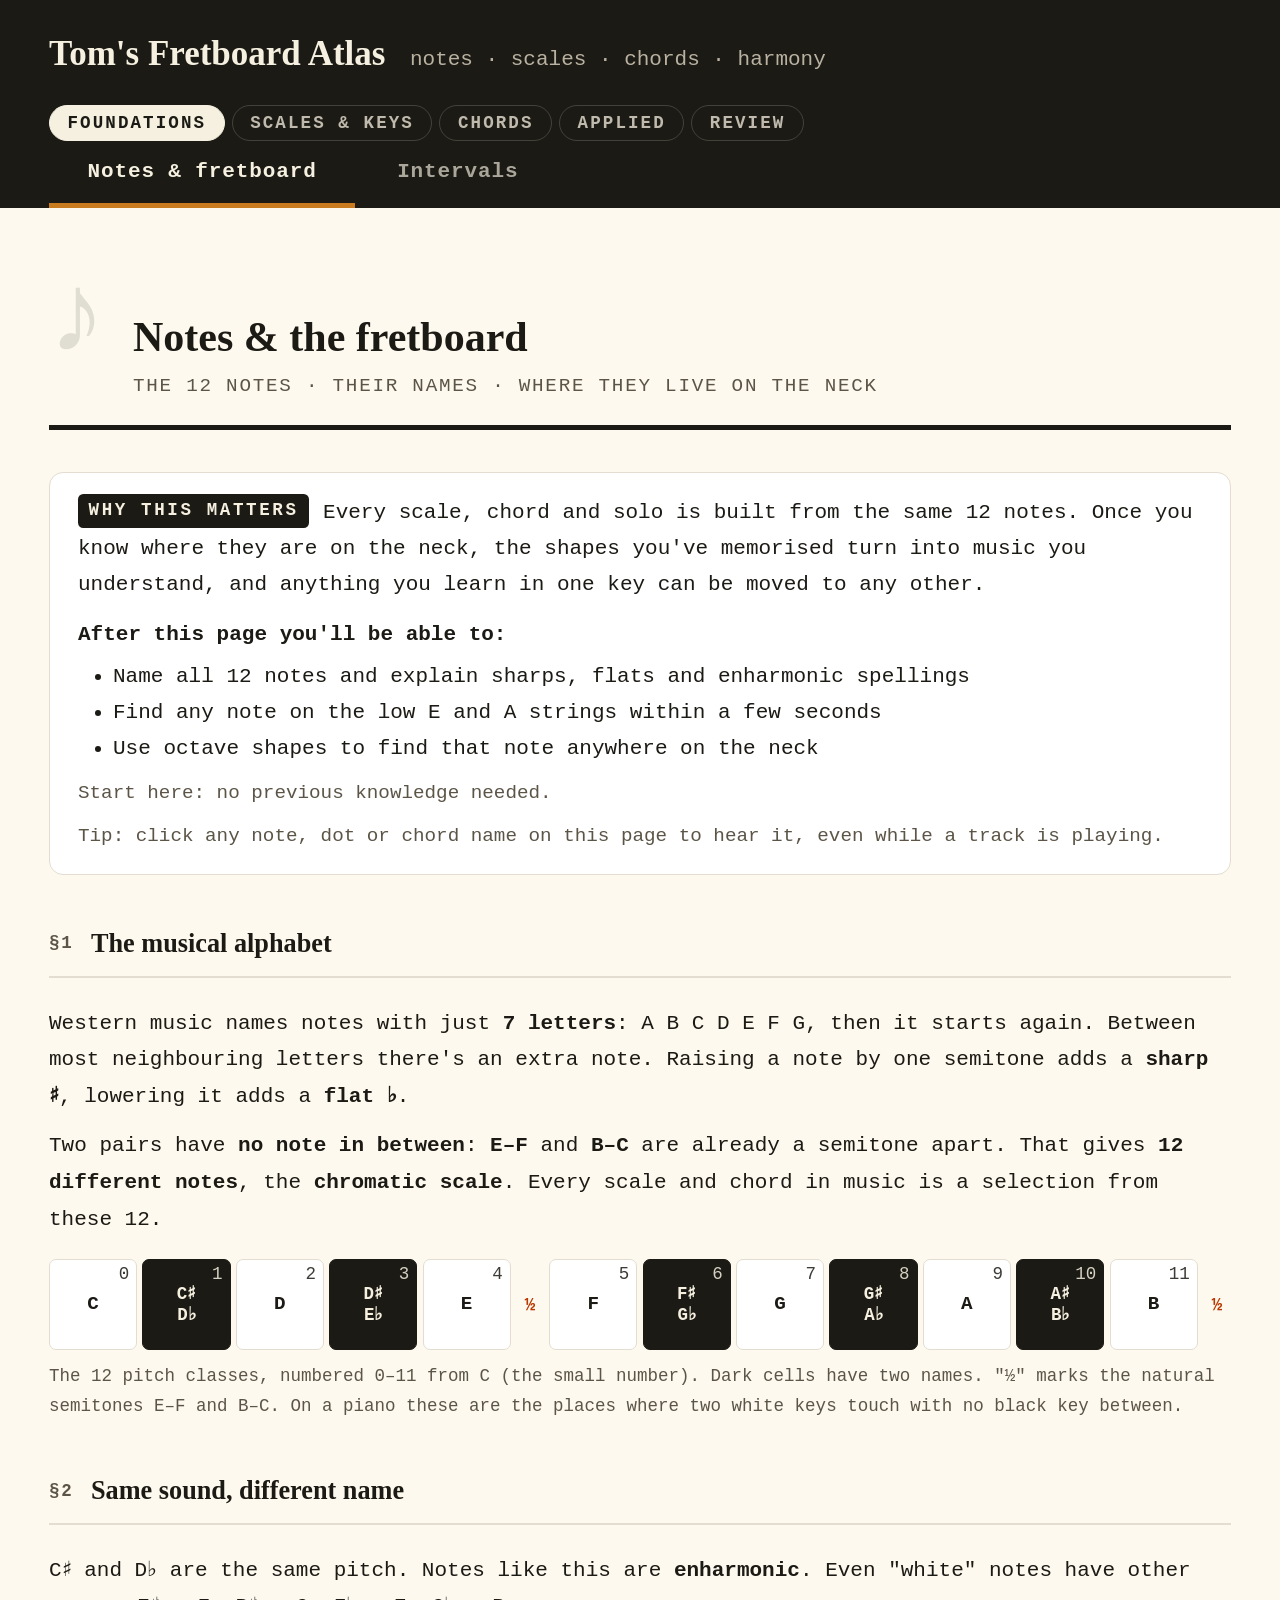
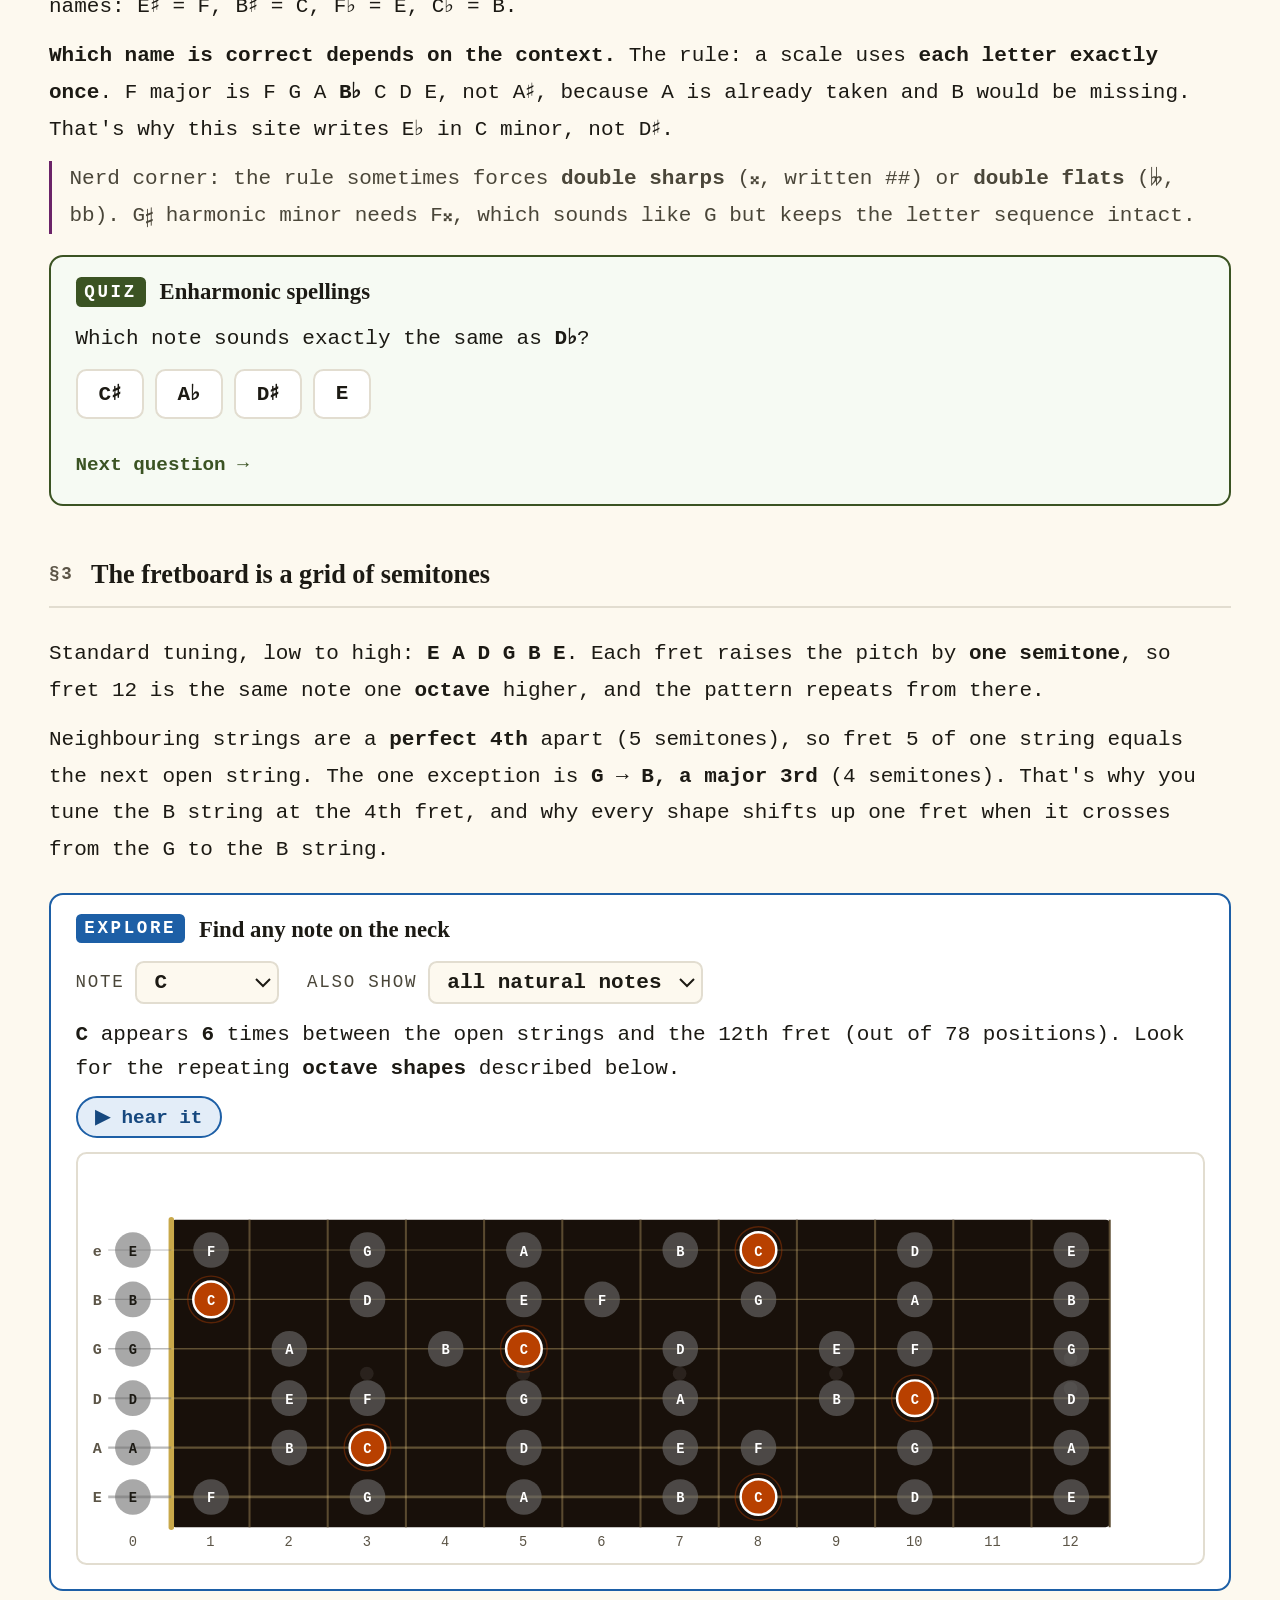
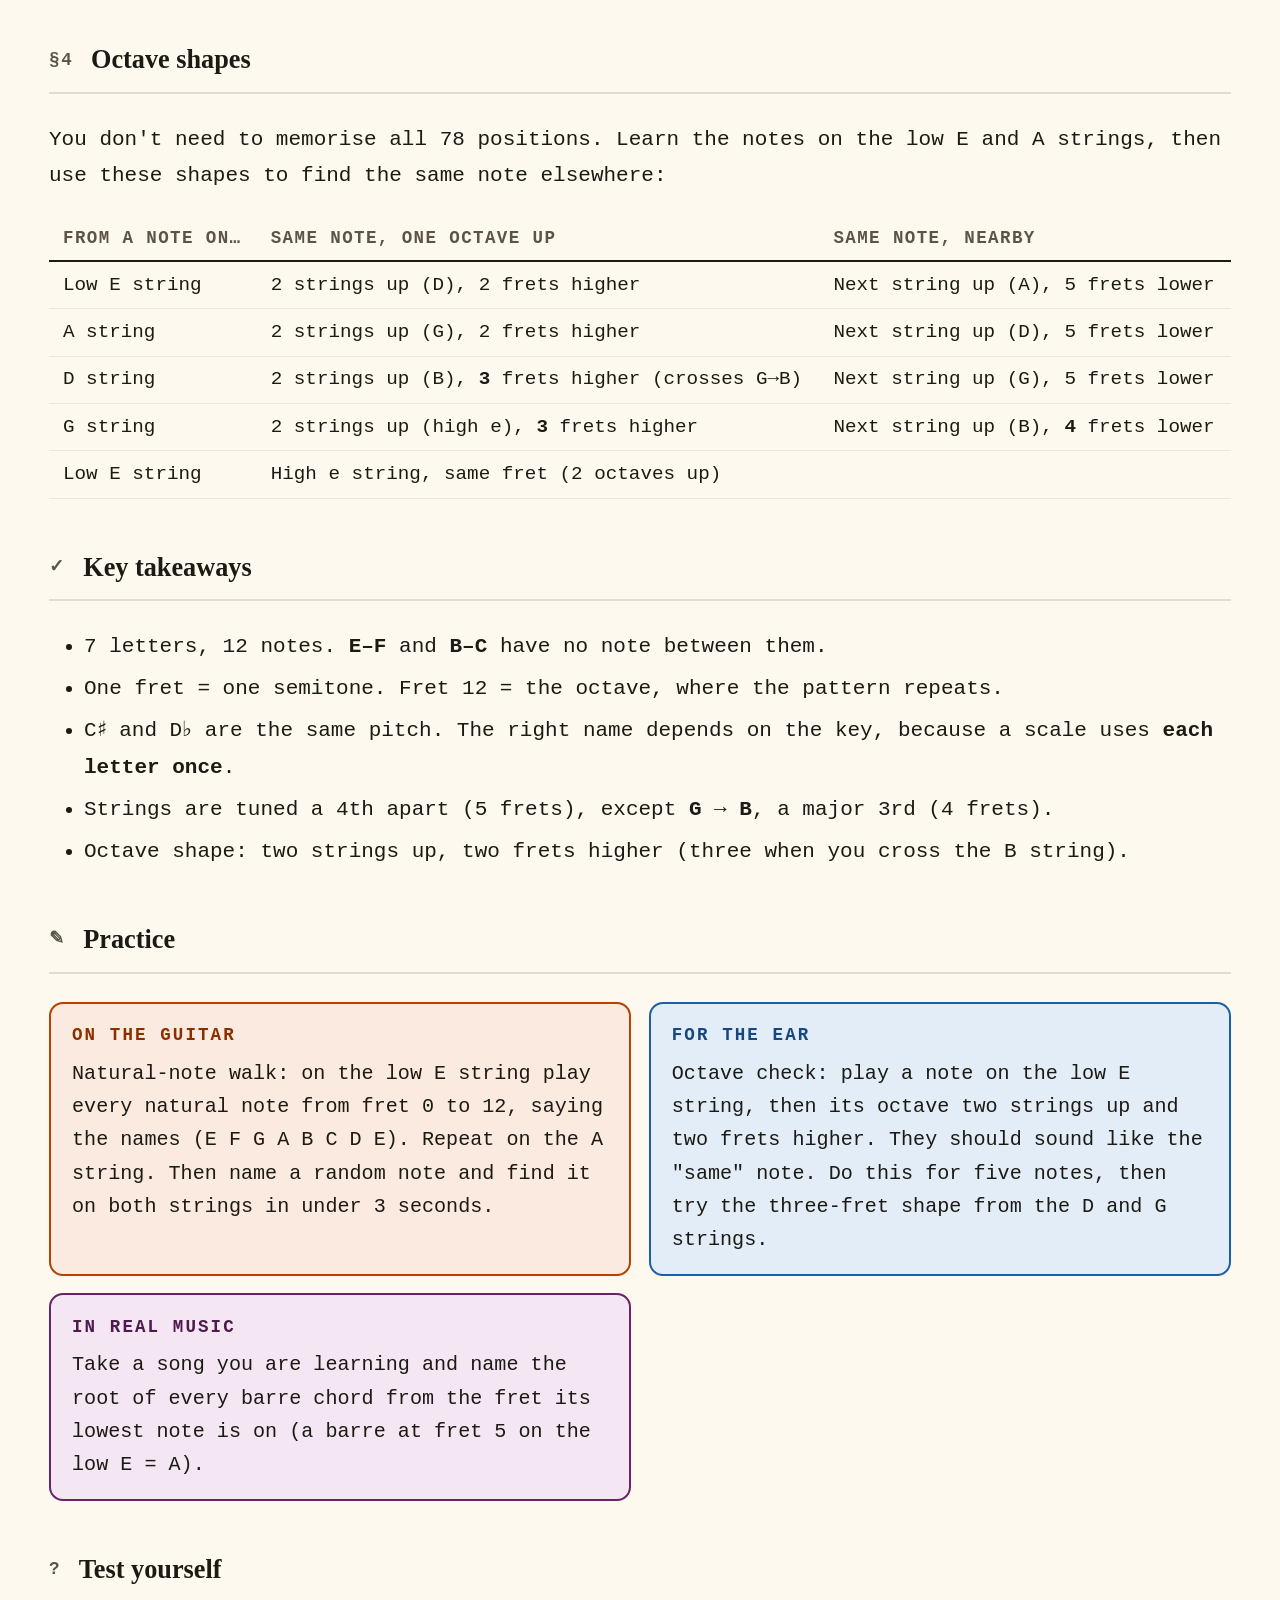
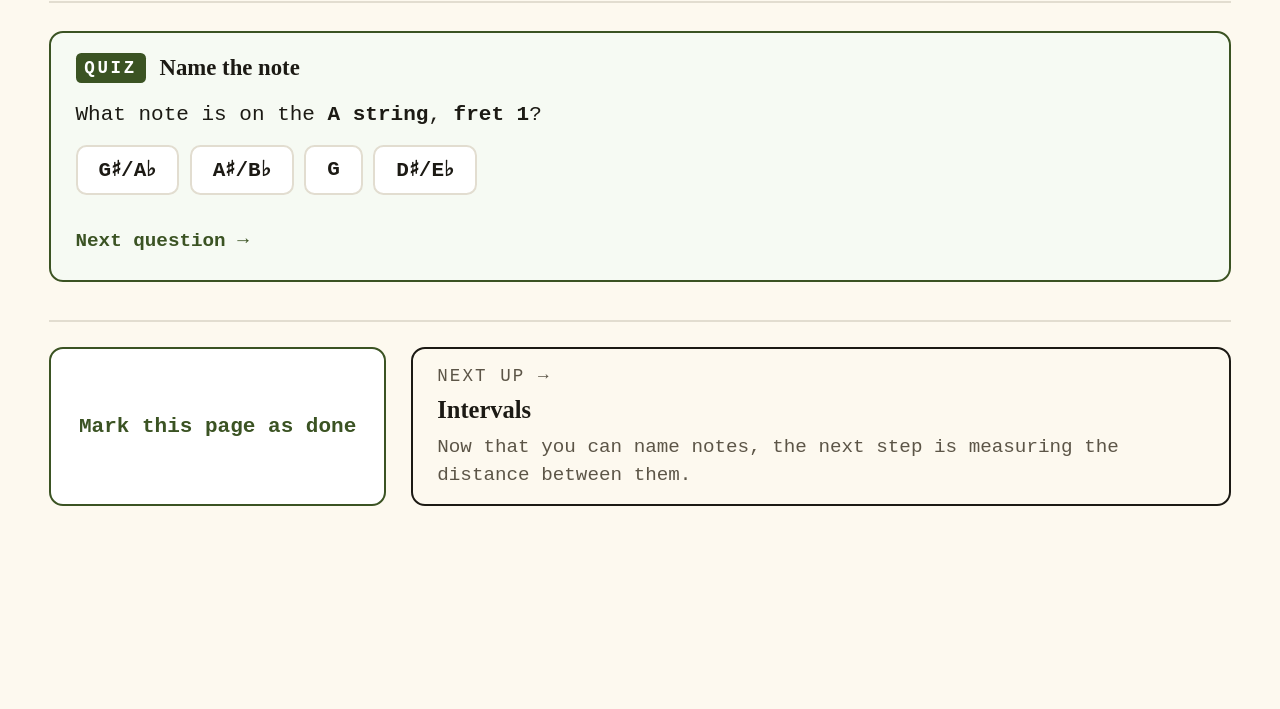
<file: index.html>
<!DOCTYPE html>
<html lang="en">
<head>
<meta charset="UTF-8">
<meta name="viewport" content="width=device-width,initial-scale=1">
<title>Tom's Fretboard Atlas</title>
<!-- Bump ?v= on every change so browsers don't mix cached and new files -->
<link rel="stylesheet" href="styles.css?v=16">
</head>
<body>
<header class="site-header">
  <div class="header-top">
    <h1>Tom's Fretboard Atlas</h1>
    <span class="sub">notes · scales · chords · harmony</span>
  </div>
  <nav class="groups" id="groups"></nav>
  <nav class="tabs" id="tabs"></nav>
</header>
<div class="page" id="content"></div>

<script src="data.js?v=16"></script>
<script src="theory.js?v=16"></script>
<script src="learn.js?v=16"></script>
<script src="engine.js?v=16"></script>
<script src="audio.js?v=16"></script>
<script src="ui.js?v=16"></script>
<script src="guide.js?v=16"></script>
<script src="pages-foundations.js?v=16"></script>
<script src="pages-scales.js?v=16"></script>
<script src="pages-chords.js?v=16"></script>
<script src="review.js?v=16"></script>
<script src="app.js?v=16"></script>
</body>
</html>
</file>
<file: styles.css>
:root{
  --bg:#fdf9ef;--surface:#f7f2e3;--ink:#1c1a14;--ink2:#4a4639;
  --faint:#e2ddd0;--faint2:#ece8da;
  --pmaj:#b84000;--pmaj-k:#8a3000;--pmaj-l:#fbeadf;
  --pmin:#6b2368;--pmin-k:#4f1a4d;--pmin-l:#f4e6f2;
  --pboth:#3b5323;
  --pblues:#1d5fa6;--pblues-k:#16487f;--pblues-l:#e3edf8;
  --mute:#5c5547;
  --qmb:#f1f6fb;--qmd:#9bbcd8;
  --qnb:#f8f4fa;--qnd:#b9add4;
  --qdb:#fdf5f3;--qdd:#d8a9a9;
}
*{box-sizing:border-box;margin:0;padding:0}
body{background:var(--bg);color:var(--ink);font-family:'Courier New',monospace;font-size:13px;line-height:1.5;zoom:1.75}
.site-header{background:var(--ink);color:#f5f0e0;padding:16px 28px 0;position:sticky;top:0;z-index:100}
.header-top{display:flex;align-items:baseline;gap:14px;margin-bottom:14px}
.site-header h1{font-family:Georgia,serif;font-size:20px;font-weight:700}
.site-header .sub{font-size:12px;color:#b9b2a2}
.tabs{display:flex;gap:2px;overflow-x:auto;scrollbar-width:none}
.tabs::-webkit-scrollbar{display:none}
.tab{background:none;border:none;color:rgba(245,240,224,0.66);font-family:'Courier New',monospace;font-size:12px;font-weight:700;letter-spacing:0.5px;padding:9px 22px 11px;cursor:pointer;border-bottom:3px solid transparent;transition:color 0.15s,border-color 0.15s;white-space:nowrap}
.tab:hover{color:rgba(245,240,224,0.8)}
.tab.active{color:#f5f0e0;border-bottom-color:#c97b20}
.page{max-width:960px;margin:0 auto;padding:0 28px 60px}

/* key section */
.key-section{margin-bottom:56px}
.key-banner{display:flex;align-items:baseline;gap:0;padding:28px 0 14px;border-bottom:3px solid var(--ink);margin-bottom:24px}
.key-letter{font-family:Georgia,serif;font-size:64px;font-weight:700;line-height:1;margin-right:16px;opacity:0.12;user-select:none}
.key-info{display:flex;flex-direction:column;gap:2px}
.key-name{font-family:Georgia,serif;font-size:24px;font-weight:700}
.key-sub{font-size:11px;color:var(--mute);letter-spacing:1px;text-transform:uppercase}

/* section headers */
.sh{display:flex;align-items:center;gap:10px;margin:28px 0 16px;padding-bottom:7px;border-bottom:1.5px solid var(--faint)}
.sh:first-of-type{margin-top:0}
.sn{font-size:10px;color:var(--mute);font-weight:700;letter-spacing:1px}
.st{font-family:Georgia,serif;font-size:15px;font-weight:700}
.sl{font-size:10px;letter-spacing:1.5px;text-transform:uppercase;color:var(--mute);margin-bottom:6px}
hr.dv{border:none;border-top:1px solid var(--faint);margin:18px 0}

/* scale row */
.srow{display:flex;align-items:center}
.sn2{width:54px;text-align:center}
.sn2 .dg{font-size:10px;color:var(--mute);display:block;margin-bottom:2px}
.sn2 .nc{display:inline-flex;align-items:center;justify-content:center;width:36px;height:36px;border-radius:50%;font-size:12px;font-weight:700;border:2px solid var(--faint);background:var(--surface)}
.sc{flex:1;height:2px;background:var(--faint);position:relative;top:7px}
.irow{display:flex;margin-top:3px}
.ic{width:54px}.im{flex:1;text-align:center;font-size:10px;font-weight:700}
.im.t{color:var(--mute)}.im.s{color:#b8341c}

.qs{font-size:10px;color:var(--mute)}

/* tertian */
.tt{width:100%;border-collapse:collapse;font-size:11px}
.tt th{font-size:10px;text-transform:uppercase;letter-spacing:1px;color:var(--mute);padding:3px 5px;text-align:center;border-bottom:1.5px solid var(--ink)}
.tt td{padding:4px 5px;text-align:center;border-bottom:1px solid var(--faint2);font-weight:700}
.tt .dc{font-size:10px;color:var(--mute);font-weight:400}.tt .rc{font-style:italic;font-size:10px;color:var(--mute);font-weight:400}
.tt .rm{background:rgba(26,82,145,0.06)}.tt .rn{background:rgba(92,45,139,0.04)}.tt .rd{background:rgba(139,26,26,0.04)}

/* cycle */
.cywrap{display:flex;justify-content:center;margin:4px 0}

/* chords */
.cgtitle{font-family:Georgia,serif;font-size:13px;font-weight:700;margin-bottom:8px;display:flex;align-items:center;gap:7px}
.cgtag{font-size:10px;color:var(--mute);font-style:italic}
.cpair{display:flex;gap:14px;flex-wrap:wrap}
.citem{text-align:center}
.citemsub{font-size:10px;color:var(--mute);margin-bottom:4px}

/* chord sheet: 7-column progression grid, scrolls sideways on narrow screens */
.prog-wrap{overflow-x:auto;padding-bottom:4px}
.prog-grid{display:grid;grid-template-columns:repeat(7,minmax(104px,1fr));gap:10px;min-width:778px}
.prog-empty{display:flex;align-items:center;justify-content:center;border:1px dashed var(--faint);border-radius:6px;font-size:10px;color:var(--mute);min-height:120px}
.prog-arrow{text-align:center;font-size:10px;color:var(--mute);min-height:14px}

/* pentatonic overlay — colours match PENT_COL in engine.js */
.pent-btns{display:flex;gap:10px;margin-bottom:12px;flex-wrap:wrap}
.pent-btn{display:flex;align-items:center;gap:8px;padding:8px 16px;border:2px solid var(--pc);background:var(--pl);border-radius:6px;cursor:pointer;font-family:'Courier New',monospace;font-size:12px;font-weight:700;color:var(--pk);transition:opacity 0.15s}
/* switched off: still readable, shown as an outline with "off" */
.pent-btn[aria-pressed="false"]{background:transparent;border-style:dashed;color:var(--mute)}
.pent-btn[aria-pressed="false"] .sw{background:transparent;box-shadow:inset 0 0 0 2px var(--pc)}
.pent-btn[aria-pressed="false"]::after{content:'· off';font-weight:400}
.pent-legend{display:flex;gap:18px;margin-bottom:10px;font-size:11px;flex-wrap:wrap}
.pent-legend>span{display:flex;align-items:center;gap:5px}
.pent-btns .sw,.pent-legend .sw{display:inline-block;width:12px;height:12px;border-radius:50%;background:var(--pc)}
.pent-btn.maj,.pent-legend .maj{--pc:var(--pmaj);--pl:var(--pmaj-l);--pk:var(--pmaj-k)}
.pent-btn.min,.pent-legend .min{--pc:var(--pmin);--pl:var(--pmin-l);--pk:var(--pmin-k)}
.pent-btn.both,.pent-legend .both{--pc:var(--pboth)}
.pent-btn.blues,.pent-legend .blues{--pc:var(--pblues);--pl:var(--pblues-l);--pk:var(--pblues-k)}
.fb-wrap{border:1.5px solid var(--faint);border-radius:6px;overflow-x:auto}

/* comparison */
.ct{width:100%;border-collapse:collapse;font-size:11px}
.ct th{padding:5px 9px;text-align:left;border-bottom:1.5px solid var(--ink);font-size:10px;letter-spacing:0.5px;text-transform:uppercase;color:var(--mute)}
.ct th:first-child{text-align:center;width:50px}
.ct td{padding:5px 9px;border-bottom:1px solid var(--faint2);vertical-align:middle}
.ct .cdeg{text-align:center;font-weight:700}
.insight{background:white;border-left:3px solid var(--ink);padding:10px 14px;border-radius:0 4px 4px 0;margin-top:12px}
.insight-t{font-weight:700;font-size:10px;letter-spacing:0.5px;text-transform:uppercase;color:var(--mute);margin-bottom:3px}
.insight-b{font-size:11px;color:var(--ink2);line-height:1.7}
.legend{display:flex;gap:12px;flex-wrap:wrap;font-size:11px;padding-top:10px;border-top:1px solid var(--faint);margin-top:14px}
.li{display:flex;align-items:center;gap:3px}
.tir{display:flex;align-items:flex-start;margin-top:8px}
.tir .sp{flex:1}.tir .es{width:54px;flex-shrink:0}
.tri-slot{width:54px;flex-shrink:0;border:1.5px solid;border-radius:4px;padding:4px 2px 3px;text-align:center}
.tri-slot.maj{background:var(--qmb);border-color:var(--qmd)}.tri-slot.min{background:var(--qnb);border-color:var(--qnd)}.tri-slot.dim{background:var(--qdb);border-color:var(--qdd)}
.tri-slot .tn{font-size:10px;font-weight:700;margin-bottom:2px;line-height:1.2}
.tri-slot.maj .tn{color:#1d5fa6}.tri-slot.min .tn{color:#6b2368}.tri-slot.dim .tn{color:#9c2a10}
.tri-slot .tns{font-size:10px;line-height:1.4;margin-bottom:2px}
.tri-slot .trm{font-size:10px;font-style:italic;border-top:1px solid rgba(0,0,0,0.09);padding-top:2px}
.tri-slot.maj .trm{color:#1d5fa6}.tri-slot.min .trm{color:#6b2368}.tri-slot.dim .trm{color:#9c2a10}
.tick-row{display:flex;margin-top:0}
.tick{width:54px;flex-shrink:0;display:flex;justify-content:center}
.tick-line{width:1px;height:7px;background:var(--faint)}
.tick-sp{flex:1}
.theory-bottom{display:grid;grid-template-columns:1fr 190px;gap:22px;align-items:start;margin-top:4px}
@media(max-width:680px){.theory-bottom{grid-template-columns:1fr}}

/* "Learn" boxes next to each diagram on the Blues pages */
.learn{background:#fffdf6;border:1px solid var(--faint);border-left:3px solid var(--pmaj);border-radius:0 6px 6px 0;margin:10px 0 14px;max-width:760px}
.learn-h{padding:8px 12px 2px;font-family:Georgia,serif;font-size:12px;font-weight:700}
.learn-tag{display:inline-block;font-family:'Courier New',monospace;font-size:10px;letter-spacing:1.5px;text-transform:uppercase;background:var(--pmaj);color:white;border-radius:3px;padding:1px 5px;margin-right:8px;vertical-align:2px}
.learn-b{padding:0 14px 10px;font-size:11px;line-height:1.7;color:var(--ink2)}
.learn-b p{margin:6px 0}
.learn-b ul{margin:6px 0 6px 18px}
.learn-b code{background:var(--surface);padding:0 3px;border-radius:2px}
.learn-big{font-weight:700;letter-spacing:1px;color:var(--ink)}
.learn-try{background:var(--pmaj-l);border-radius:4px;padding:6px 10px}

/* scale + triad rows are fixed-width columns: scroll sideways inside the page if they don't fit */
.scale-wrap{overflow-x:auto}
.scale-inner{min-width:440px}

/* phones: smaller zoom, tighter gutters, header/tabs that fit */
@media(max-width:700px){
  body{zoom:1.2}
  .site-header{padding:12px 16px 0}
  .header-top{flex-wrap:wrap;gap:2px 10px;margin-bottom:8px}
  .site-header h1{font-size:18px}
  .tab{padding:8px 12px 10px}
  .page{padding:0 16px 48px}
  .key-letter{font-size:44px;margin-right:10px}
  .key-name{font-size:20px}
  .learn-b ul{margin-left:14px}
}

/* ── Navigation: group row + page row ───────────────────────────────────── */
.groups{display:flex;gap:4px;overflow-x:auto;scrollbar-width:none;margin-bottom:2px}
.groups::-webkit-scrollbar{display:none}
.group{background:none;border:1px solid rgba(245,240,224,0.18);color:rgba(245,240,224,0.75);font-family:'Courier New',monospace;font-size:10px;font-weight:700;letter-spacing:1.2px;text-transform:uppercase;padding:4px 10px;border-radius:12px;cursor:pointer;white-space:nowrap}
.group:hover{color:#f5f0e0}
.group.active{background:#f5f0e0;color:var(--ink);border-color:#f5f0e0}

/* ── Theory pages ───────────────────────────────────────────────────────── */
.prose{font-size:12px;line-height:1.75;max-width:780px;margin-bottom:12px}
.prose p{margin:7px 0}
.prose ul{margin:6px 0 6px 20px}
.prose li{margin:3px 0}
.prose .big,.big{font-weight:700;letter-spacing:1px;font-size:13px}
.prose .cap,.cap{font-size:10px;color:var(--mute);margin:6px 0}
.prose .nerd{border-left:2px solid var(--pmin);padding-left:10px;color:var(--ink2)}
.prose .callout{background:var(--pmin-l);border-radius:6px;padding:10px 14px}
.tbl-wrap{overflow-x:auto;margin:8px 0 16px}
table.ref{border-collapse:collapse;font-size:11px;min-width:100%}
table.ref th{text-align:left;font-size:10px;letter-spacing:0.8px;text-transform:uppercase;color:var(--mute);padding:5px 8px;border-bottom:1.5px solid var(--ink);white-space:nowrap}
table.ref td{padding:5px 8px;border-bottom:1px solid var(--faint2);vertical-align:top}
table.ref.vl tr.hot td{background:#fde8e0}
.chr-wrap{overflow-x:auto;margin:6px 0}
.chr-row{display:flex;gap:3px;min-width:560px}
.chr{flex:1;min-height:52px;border:1px solid var(--faint);border-radius:4px;background:white;display:flex;flex-direction:column;align-items:center;justify-content:center;font-size:11px;font-weight:700;text-align:center;line-height:1.2;position:relative}
.chr.blk{background:var(--ink);color:#f5f0e0;font-size:10px;border-color:var(--ink)}
.chr-pc{position:absolute;top:2px;right:4px;font-size:10px;font-weight:400;opacity:0.85}
.chr-gap{width:16px;display:flex;align-items:center;justify-content:center;font-size:10px;font-weight:700;color:#b83800}
.chips{display:flex;flex-wrap:wrap;gap:6px;margin:10px 0 4px}
.chip{display:flex;flex-direction:column;align-items:center;gap:2px}
.chip-n{display:inline-flex;align-items:center;justify-content:center;min-width:38px;height:38px;padding:0 6px;border-radius:19px;border:2px solid var(--faint);background:white;font-weight:700;font-size:12px}
.chip.hl .chip-n{box-shadow:0 0 0 3px #fde0cf}
.chip-u{font-size:10px;color:var(--mute)}
.steps{display:flex;gap:6px;margin:2px 0 12px;padding-left:22px;flex-wrap:wrap}
.step{font-size:10px;font-weight:700;min-width:38px;text-align:center}
.step.w{color:var(--mute)}.step.h{color:#b8341c}.step.x{color:var(--pmin)}

/* explorers */
.explorer{border:1.5px solid var(--pblues);border-radius:8px;background:white;padding:10px 14px 14px;margin:14px 0 18px}
.ex-h{font-family:Georgia,serif;font-weight:700;font-size:13px;margin-bottom:8px}
.ex-tag{background:var(--pblues)}
.ex-ctls{display:flex;flex-wrap:wrap;gap:8px 16px;margin-bottom:8px}
.ctl{display:flex;align-items:center;gap:6px;font-size:10px;text-transform:uppercase;letter-spacing:1px;color:var(--ink2)}
.ctl select{font-family:'Courier New',monospace;font-size:12px;font-weight:700;padding:4px 6px;border:1.5px solid var(--faint);border-radius:5px;background:var(--bg);color:var(--ink)}
.ex-sum{font-size:12px;margin:6px 0 4px;line-height:1.6}
.ex-list{font-size:11px;line-height:1.7;margin:6px 0 8px 18px}
.ex-out .fb-wrap{margin-top:6px}
.dim{color:var(--mute);font-size:10px}
.cb-row{display:flex;flex-wrap:wrap;gap:18px;align-items:flex-start;margin:6px 0}
.cb-text{flex:1;min-width:220px;font-size:11px}
.func{text-align:center;font-size:10px;font-weight:700;letter-spacing:0.8px;text-transform:uppercase}
.arrow-big{align-self:center;font-size:26px;color:var(--mute)}
.prog-seq{display:flex;flex-wrap:wrap;gap:6px;margin:8px 0 12px}
.ps{display:flex;flex-direction:column;align-items:center;border:1px solid var(--faint);border-radius:6px;padding:4px 10px;background:var(--bg);font-size:12px}
.ps span{font-size:10px;color:var(--mute);font-style:italic}
.cof-row{display:flex;flex-wrap:wrap;gap:18px;align-items:center}
.cof-wrap{flex:0 0 auto;width:min(340px,100%)}
.cof{width:100%;display:block}
.cof-info{flex:1;min-width:220px;font-size:11px;line-height:1.7}

/* quizzes */
.quiz{border:1.5px solid var(--pboth);border-radius:8px;padding:10px 14px 12px;margin:12px 0 16px;background:#f6faf3;max-width:780px}
.quiz-h{font-family:Georgia,serif;font-weight:700;font-size:13px;display:flex;align-items:center;gap:0}
.quiz-tag{background:var(--pboth)}
.quiz-score{margin-left:auto;font-family:'Courier New',monospace;font-size:11px;color:var(--mute)}
.quiz-q{font-size:12px;margin:8px 0}
.quiz-opts{display:flex;flex-wrap:wrap;gap:6px}
.quiz-opt{font-family:'Courier New',monospace;font-size:12px;font-weight:700;padding:6px 12px;border:1.5px solid var(--faint);border-radius:6px;background:white;color:var(--ink);cursor:pointer}
.quiz-opt:hover:not(:disabled){border-color:var(--pboth)}
.quiz-opt.right{background:#dff0d8;border-color:var(--pboth)}
.quiz-opt.wrong{background:#f8dcd6;border-color:#b8341c}
/* not colour alone: ✓ / ✗ marks */
.quiz-opt.right::before{content:'✓ '}.quiz-opt.wrong::before{content:'✗ '}
.quiz-opt:disabled{cursor:default;color:var(--ink)}
.quiz-fb{font-size:11px;margin:8px 0 4px;line-height:1.6;min-height:4px}
.quiz-next{font-family:'Courier New',monospace;font-size:11px;font-weight:700;border:none;background:none;color:var(--pboth);cursor:pointer;padding:4px 0}
@media(max-width:700px){.prose{font-size:11.5px}.explorer,.quiz{padding:10px}}
.ctl{min-width:0;max-width:100%}
.ctl select{min-width:0;max-width:100%}
@media(max-width:700px){.ctl{width:100%}.ctl select{flex:1}}

/* ── Sound ──────────────────────────────────────────────────────────────── */
.listen{display:flex;flex-wrap:wrap;gap:6px;margin:6px 0 8px}
.play{font-family:'Courier New',monospace;font-size:11px;font-weight:700;padding:4px 10px;border:1.5px solid var(--pblues);border-radius:14px;background:var(--pblues-l);color:var(--pblues-k);cursor:pointer;white-space:nowrap}
.play:hover{background:var(--pblues);color:white}
table.ref td .play{padding:2px 8px}
.quiz-q .play{margin:0 2px;vertical-align:1px}
.cd{display:flex;flex-direction:column;align-items:center;gap:2px}
.cd .play{padding:2px 10px;font-size:10px}

/* ── Guided path: intro, takeaways, practice, next ─────────────────────── */
.guide-intro{border:1px solid var(--faint);border-radius:8px;background:white;padding:12px 16px;margin:0 0 20px;max-width:820px;font-size:12px;line-height:1.7}
.gi-why{margin-bottom:8px}
.gi-tag,.from{display:inline-block;font-family:'Courier New',monospace;font-size:10px;font-weight:700;letter-spacing:1.5px;text-transform:uppercase;background:var(--ink);color:#f5f0e0;border-radius:3px;padding:1px 6px;margin-right:8px;vertical-align:2px}
.gi-goals ul{margin:4px 0 4px 20px}
.gi-builds{font-size:11px;color:var(--mute);margin-top:6px}
.guide-intro a,.from a{color:inherit}
.from{display:table;margin-bottom:6px;background:var(--faint);color:var(--ink)}
.takeaways{font-size:12px;line-height:1.75;max-width:780px;margin:0 0 6px 20px}
.takeaways li{margin:3px 0}
.practice{display:grid;grid-template-columns:repeat(auto-fit,minmax(220px,1fr));gap:10px;margin:4px 0 8px}
.pr{border-radius:8px;padding:10px 12px;font-size:11.5px;line-height:1.65;border:1.5px solid}
.pr-h{font-weight:700;font-size:10px;letter-spacing:1.2px;text-transform:uppercase;margin-bottom:4px}
.pr-guitar{background:var(--pmaj-l);border-color:var(--pmaj)} .pr-guitar .pr-h{color:var(--pmaj-k)}
.pr-ear{background:var(--pblues-l);border-color:var(--pblues)} .pr-ear .pr-h{color:var(--pblues-k)}
.pr-music{background:var(--pmin-l);border-color:var(--pmin)} .pr-music .pr-h{color:var(--pmin-k)}
.guide-end{display:flex;flex-wrap:wrap;gap:14px;align-items:stretch;margin:22px 0 8px;padding-top:14px;border-top:1.5px solid var(--faint)}
.done-btn,.reset-btn{font-family:'Courier New',monospace;font-size:12px;font-weight:700;padding:10px 16px;border:1.5px solid var(--pboth);border-radius:8px;background:white;color:var(--pboth);cursor:pointer}
.done-btn.is-done{background:var(--pboth);color:white}
.reset-btn{border-color:#c44;color:#c44;padding:5px 10px;font-size:10px}
.next-link{flex:1;min-width:220px;display:flex;flex-direction:column;gap:2px;text-decoration:none;color:var(--ink);border:1.5px solid var(--ink);border-radius:8px;padding:8px 14px}
.next-link span{font-size:10px;letter-spacing:1.2px;text-transform:uppercase;color:var(--mute)}
.next-link b{font-family:Georgia,serif;font-size:14px}
.next-link small{font-size:11px;color:var(--mute)}
.next-link:hover{background:var(--surface)}
.gcount{font-size:10px;margin-left:4px}
.tick{color:var(--pboth)}
.tab.active .tick{color:#9fd49f}
.bar{display:inline-block;width:70px;height:7px;background:var(--faint);border-radius:4px;vertical-align:1px;margin-right:4px;overflow:hidden}
.bar span{display:block;height:100%}
table.ref a,.ex-sum a,.prose a{color:var(--ink);text-decoration-color:var(--faint)}

/* Notes / degrees toggle on fretboards */
.lbl-d{display:none}
.show-deg .lbl-d{display:inline}
.show-deg .lbl-n{display:none}
.fb-tools{display:flex;justify-content:flex-end;margin:4px 0 4px}
.deg-toggle{font-family:'Courier New',monospace;font-size:11px;font-weight:700;padding:4px 10px;border:1.5px solid var(--ink2);border-radius:14px;background:white;color:var(--ink);cursor:pointer}
.show-deg .deg-toggle{background:var(--ink);color:#f5f0e0}

.play.is-playing{background:var(--pblues);color:white}
.play.is-playing::after{content:' ■'}

/* Clickable notes and chords */
[data-midi],[data-chord]{cursor:pointer}
svg .tap:hover{filter:brightness(1.18)}
.chip-n[data-midi]:hover,.nc[data-midi]:hover,.chr[data-midi]:hover,.ps[data-chord]:hover,.tn[data-chord]:hover,.cgtitle[data-chord]:hover{box-shadow:0 0 0 3px var(--pblues-l)}
td[data-midi]:hover,.tns div[data-midi]:hover{text-decoration:underline}
[data-midi]:focus-visible,[data-chord]:focus-visible{outline:2.5px solid var(--pblues);outline-offset:2px}
@keyframes tapflash{0%{filter:brightness(1.7) drop-shadow(0 0 6px rgba(255,255,255,0.9))}100%{filter:none}}
.tapped{animation:tapflash 0.45s ease-out}
.cgtitle[data-chord]{border-radius:4px}

/* Scale runs: the dot that is sounding lights up (also reveals hidden blue-note dots) */
.lit circle{opacity:1 !important}
.lit text{opacity:1 !important}
.fb-dot.lit{opacity:1 !important}
.lit{filter:brightness(1.25) drop-shadow(0 0 5px rgba(255,255,255,0.95))}
.player{display:flex;flex-wrap:wrap;gap:8px 14px;align-items:center;margin:8px 0 10px;padding:8px 12px;border:1.5px solid var(--pblues);border-radius:8px;background:white}
</file>
